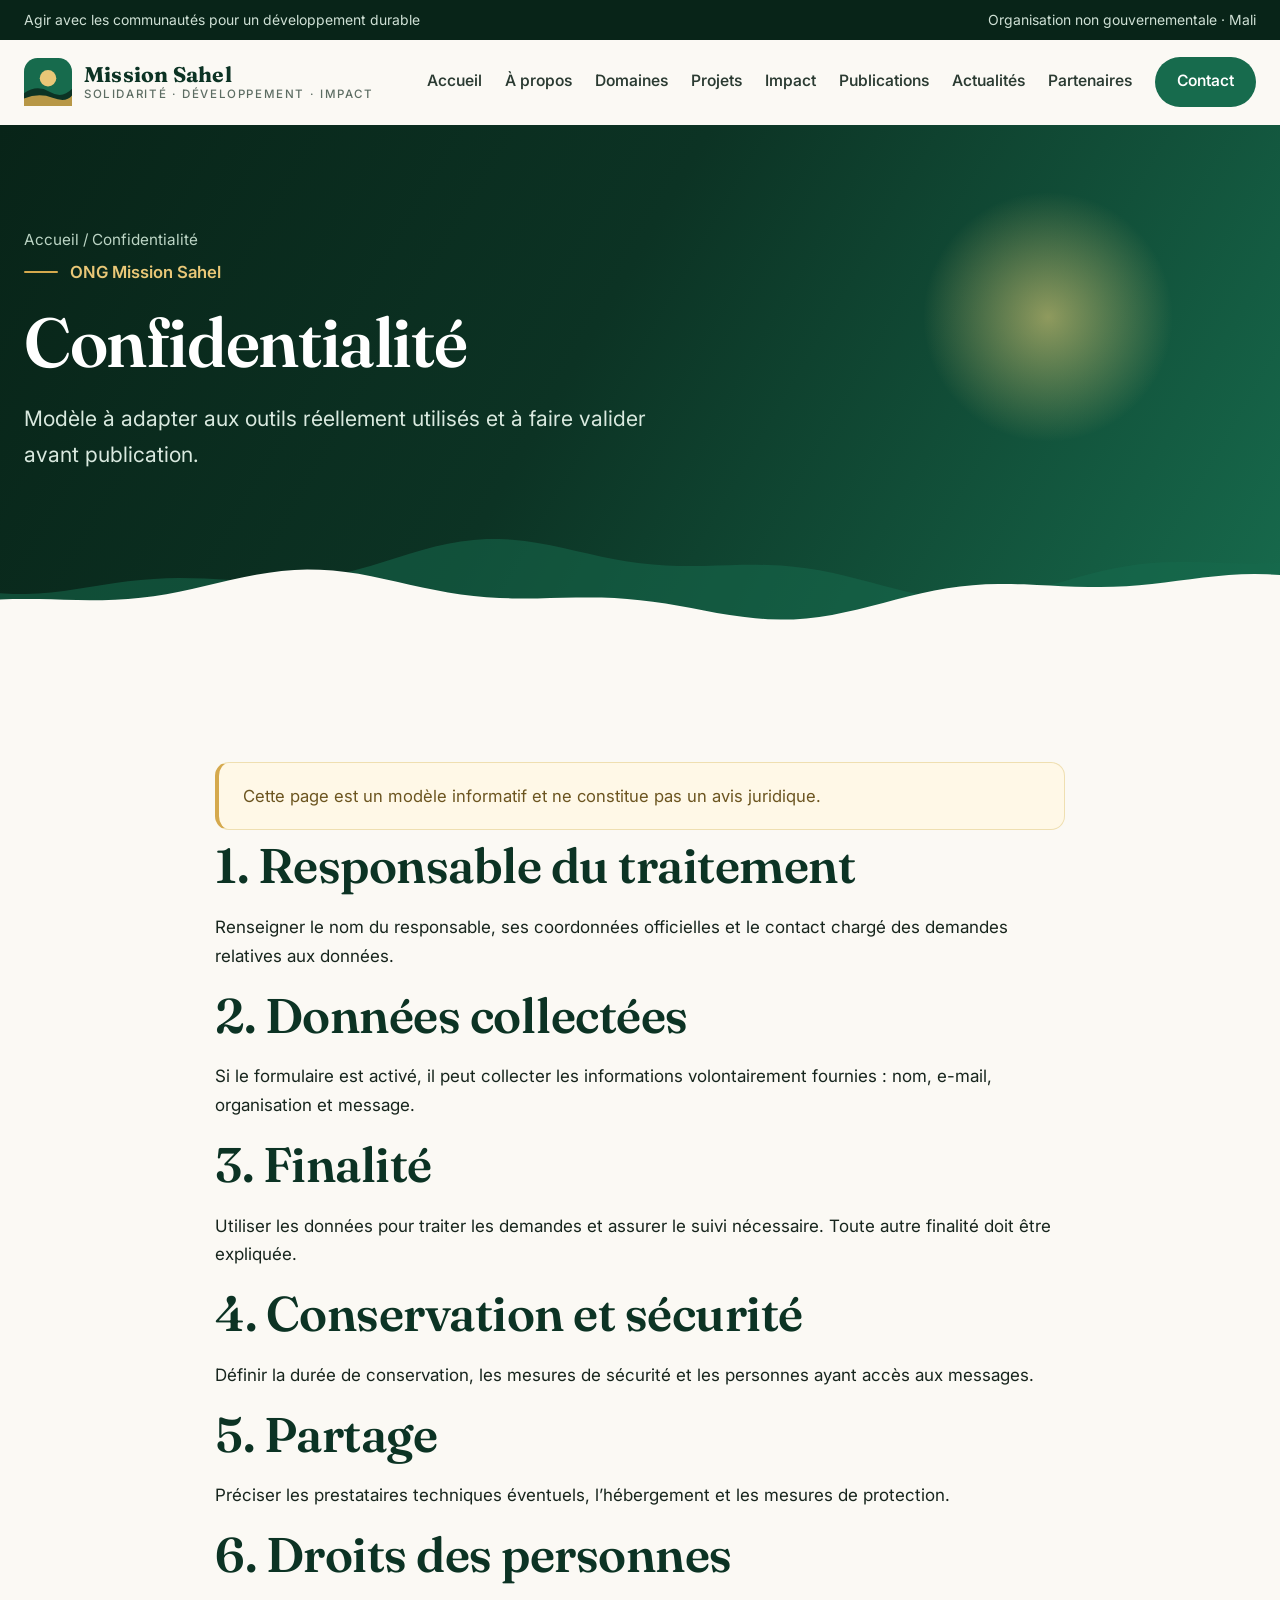
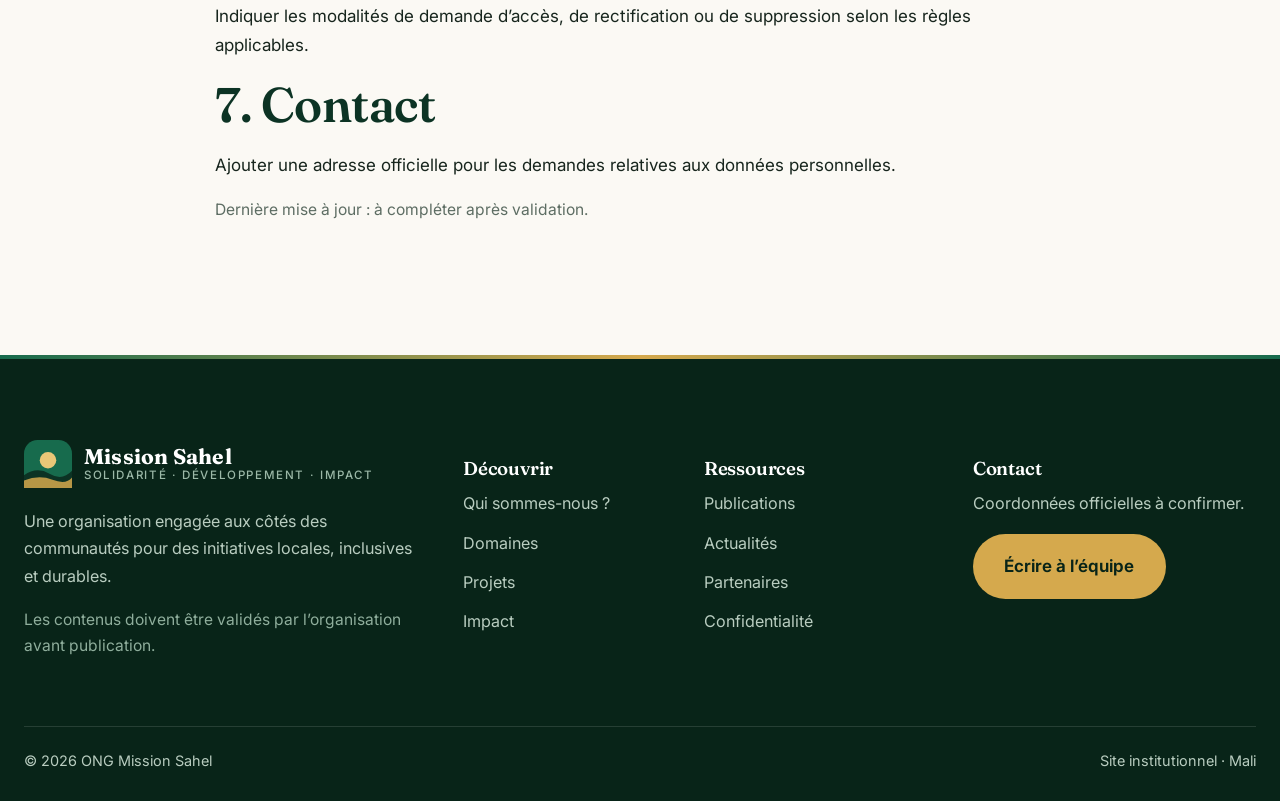
<file: confidentialite.html>
<!doctype html><html lang="fr"><head><meta charset="utf-8"><meta name="viewport" content="width=device-width,initial-scale=1"><meta name="description" content="Modèle de politique de confidentialité à adapter avant publication."><title>Confidentialité | ONG Mission Sahel</title><link rel="preconnect" href="https://fonts.googleapis.com"><link href="https://fonts.googleapis.com/css2?family=Fraunces:opsz,wght@9..144,500;9..144,600;9..144,700&amp;family=Inter:wght@400;500;600;700&amp;display=swap" rel="stylesheet"><link rel="icon" href="assets/img/favicon.svg" type="image/svg+xml"><meta name="theme-color" content="#0c3324"><link rel="stylesheet" href="assets/css/styles.css"></head><body><div id="header"></div><section class="pagehero"><div class="container"><div class="crumb"><a href="index.html">Accueil</a> / Confidentialité</div><span class="eyebrow">ONG Mission Sahel</span><h1>Confidentialité</h1><p>Modèle à adapter aux outils réellement utilisés et à faire valider avant publication.</p></div></section><main><section class="section"><div class="container" style="max-width:850px"><div class="notice">Cette page est un modèle informatif et ne constitue pas un avis juridique.</div><h2>1. Responsable du traitement</h2><p>Renseigner le nom du responsable, ses coordonnées officielles et le contact chargé des demandes relatives aux données.</p><h2>2. Données collectées</h2><p>Si le formulaire est activé, il peut collecter les informations volontairement fournies : nom, e-mail, organisation et message.</p><h2>3. Finalité</h2><p>Utiliser les données pour traiter les demandes et assurer le suivi nécessaire. Toute autre finalité doit être expliquée.</p><h2>4. Conservation et sécurité</h2><p>Définir la durée de conservation, les mesures de sécurité et les personnes ayant accès aux messages.</p><h2>5. Partage</h2><p>Préciser les prestataires techniques éventuels, l’hébergement et les mesures de protection.</p><h2>6. Droits des personnes</h2><p>Indiquer les modalités de demande d’accès, de rectification ou de suppression selon les règles applicables.</p><h2>7. Contact</h2><p>Ajouter une adresse officielle pour les demandes relatives aux données personnelles.</p><p class="small">Dernière mise à jour : à compléter après validation.</p></div></section></main><div id="footer"></div><script src="assets/js/main.js"></script></body></html>
</file>
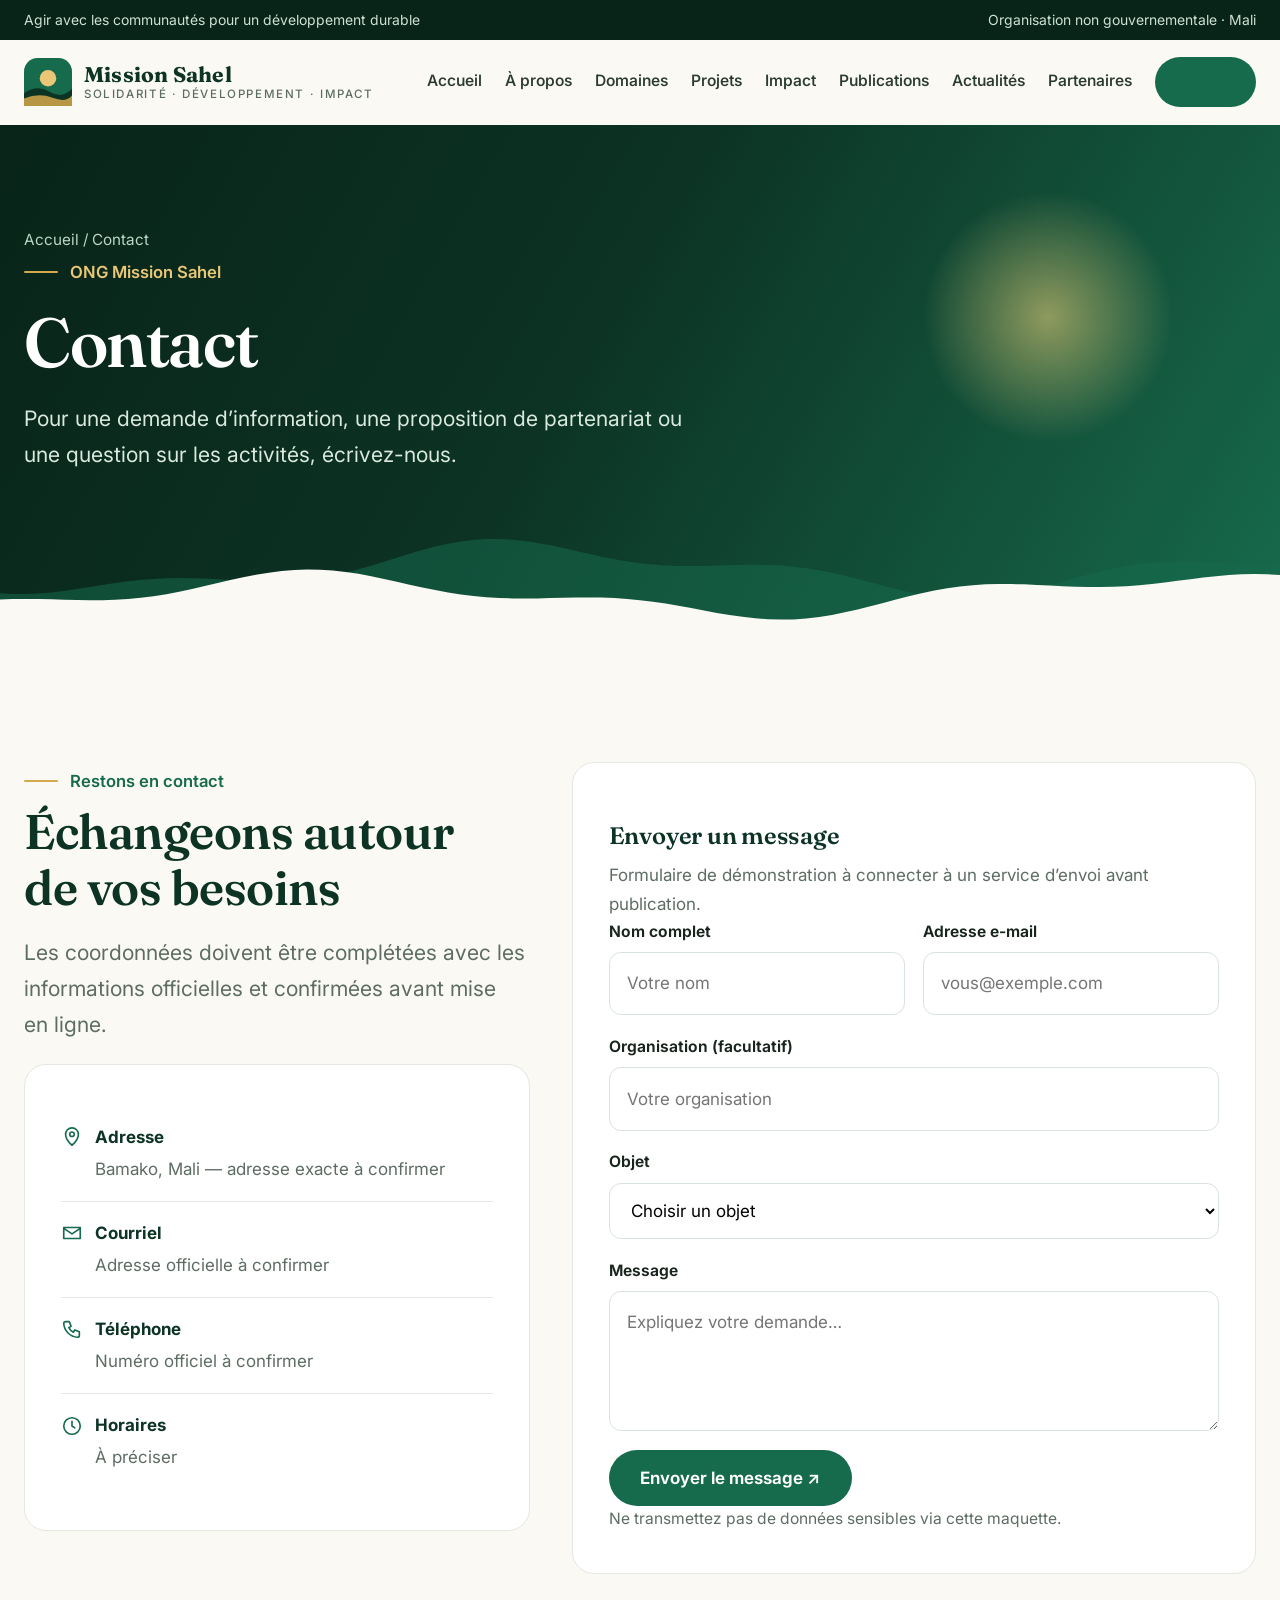
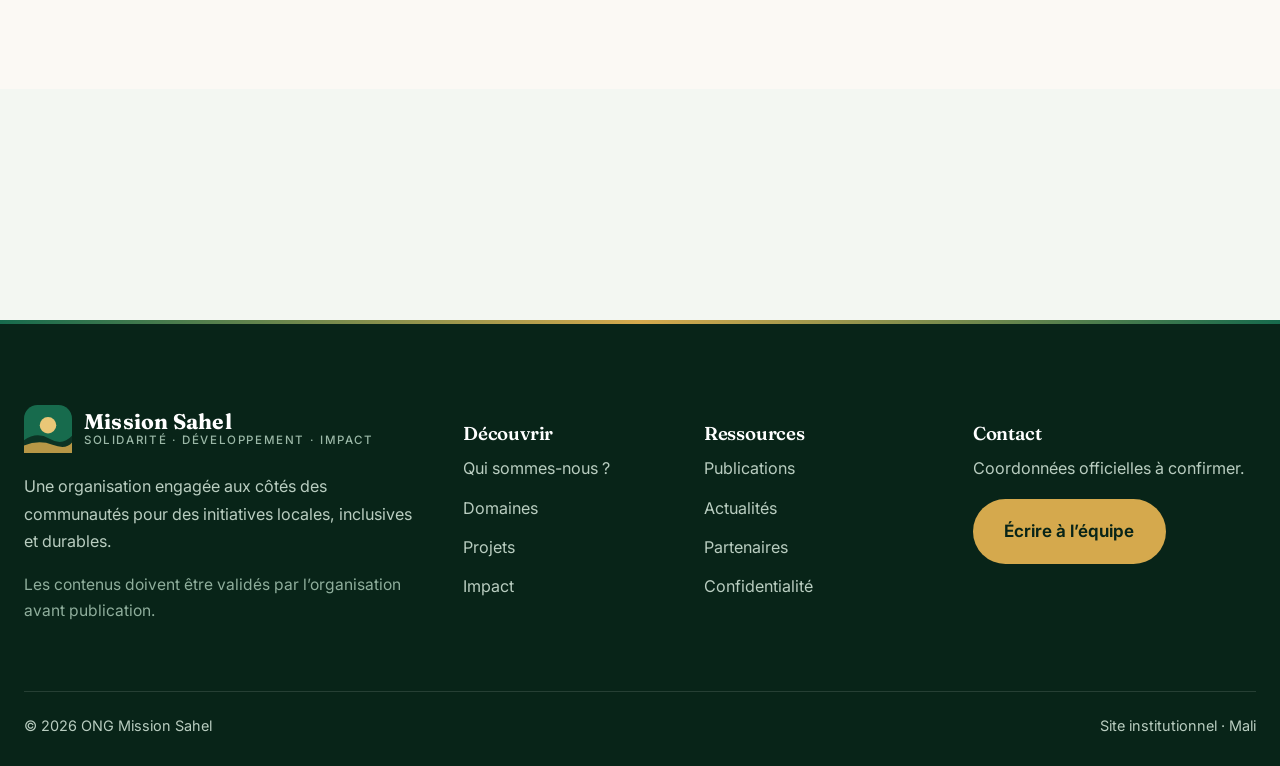
<file: contact.html>
<!doctype html>
<html lang="fr">

<head>
    <meta charset="utf-8">
    <meta name="viewport" content="width=device-width,initial-scale=1">
    <meta name="description" content="Coordonnées et formulaire de contact de Mission Sahel.">
    <title>Contact | ONG Mission Sahel</title>
    <link rel="preconnect" href="https://fonts.googleapis.com">
    <link
        href="https://fonts.googleapis.com/css2?family=Fraunces:opsz,wght@9..144,500;9..144,600;9..144,700&amp;family=Inter:wght@400;500;600;700&amp;display=swap"
        rel="stylesheet">
    <link rel="icon" href="assets/img/favicon.svg" type="image/svg+xml">
    <meta name="theme-color" content="#0c3324">
    <link rel="stylesheet" href="assets/css/styles.css">
</head>

<body>
    <div id="header"></div>
    <section class="pagehero">
        <div class="container">
            <div class="crumb"><a href="index.html">Accueil</a> / Contact</div><span class="eyebrow">ONG Mission
                Sahel</span>
            <h1>Contact</h1>
            <p>Pour une demande d’information, une proposition de partenariat ou une question sur les activités,
                écrivez-nous.</p>
        </div>
    </section>
    <main>
        <section class="section">
            <div class="container contactgrid">
                <div><span class="kicker">Restons en contact</span>
                    <h2>Échangeons autour de vos besoins</h2>
                    <p class="lead">Les coordonnées doivent être complétées avec les informations officielles et
                        confirmées avant mise en ligne.</p>
                    <div class="card">
                        <div class="item"><strong><svg viewBox="0 0 24 24" aria-hidden="true">
                                    <path
                                        d="M12 21s7-6 7-12a7 7 0 0 0-14 0c0 6 7 12 7 12zM12 11.5a2.5 2.5 0 1 0 0-5 2.5 2.5 0 0 0 0 5z" />
                                </svg>Adresse</strong><span>Bamako, Mali — adresse exacte à confirmer</span></div>
                        <div class="item"><strong><svg viewBox="0 0 24 24" aria-hidden="true">
                                    <path d="M3 6h18v12H3zM3 7l9 6 9-6" />
                                </svg>Courriel</strong><span>Adresse officielle à confirmer</span></div>
                        <div class="item"><strong><svg viewBox="0 0 24 24" aria-hidden="true">
                                    <path
                                        d="M5 4h4l2 5-2.5 1.5a11 11 0 0 0 5 5L15 13l5 2v4a2 2 0 0 1-2 2A16 16 0 0 1 3 6a2 2 0 0 1 2-2z" />
                                </svg>Téléphone</strong><span>Numéro officiel à confirmer</span></div>
                        <div class="item"><strong><svg viewBox="0 0 24 24" aria-hidden="true">
                                    <path d="M12 21a9 9 0 1 0 0-18 9 9 0 0 0 0 18zM12 7v5l3 2" />
                                </svg>Horaires</strong><span>À préciser</span></div>
                    </div>
                </div>
                <div class="card">
                    <h3>Envoyer un message</h3>
                    <p>Formulaire de démonstration à connecter à un service d’envoi avant publication.</p>
                    <form data-demo>
                        <div class="formgrid">
                            <div class="field"><label for="nom">Nom complet</label><input id="nom" required
                                    placeholder="Votre nom"></div>
                            <div class="field"><label for="email">Adresse e-mail</label><input id="email" type="email"
                                    required placeholder="vous@exemple.com"></div>
                            <div class="field full"><label for="org">Organisation (facultatif)</label><input id="org"
                                    placeholder="Votre organisation"></div>
                            <div class="field full"><label for="objet">Objet</label><select id="objet" required>
                                    <option value="">Choisir un objet</option>
                                    <option>Demande d’information</option>
                                    <option>Partenariat</option>
                                    <option>Projet ou programme</option>
                                    <option>Média / communication</option>
                                    <option>Autre</option>
                                </select></div>
                            <div class="field full"><label for="message">Message</label><textarea id="message" required
                                    placeholder="Expliquez votre demande…"></textarea></div>
                            <div class="field full"><button class="btn" type="submit">Envoyer le message ↗</button>
                            </div>
                        </div>
                    </form>
                    <p class="small">Ne transmettez pas de données sensibles via cette maquette.</p>
                </div>
            </div>
        </section>
        <section class="section soft">
            <div class="container">

            </div>
        </section>
    </main>
    <div id="footer"></div>
    <script src="assets/js/main.js"></script>
</body>

</html>
</file>
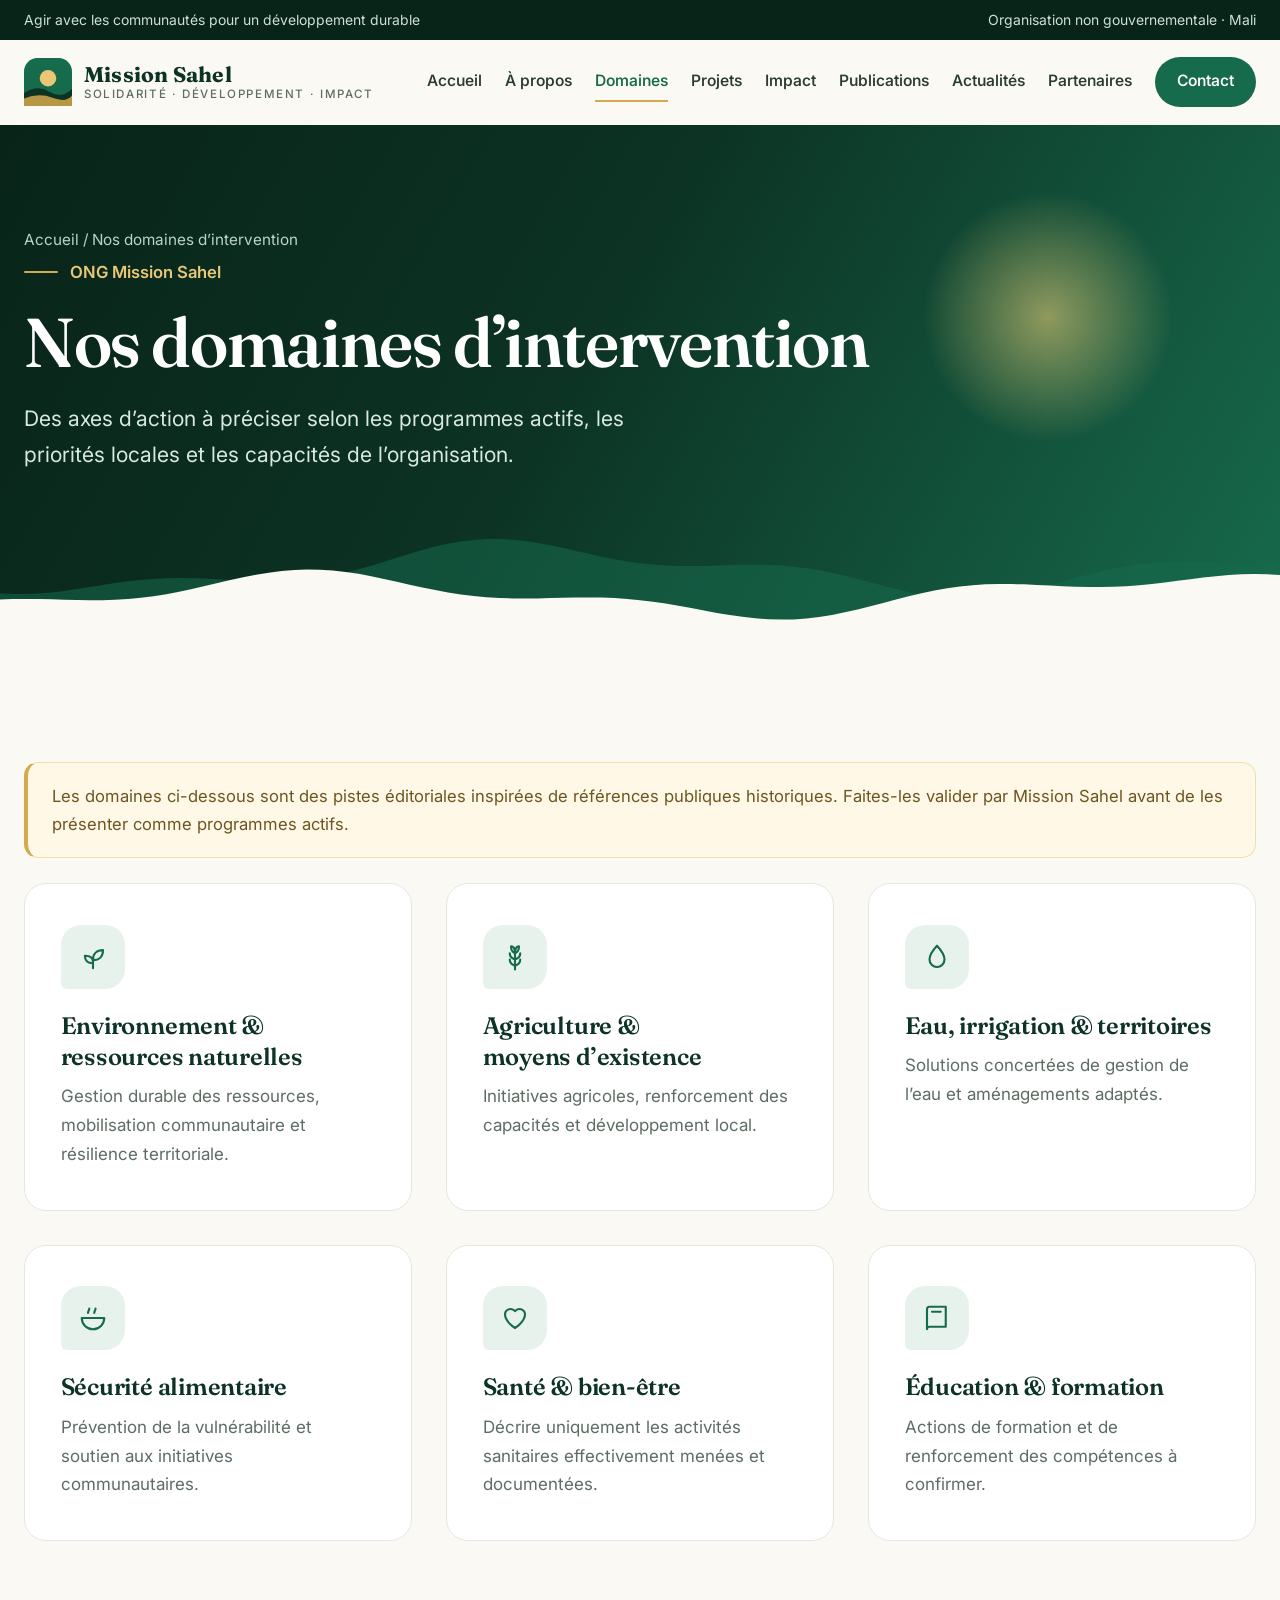
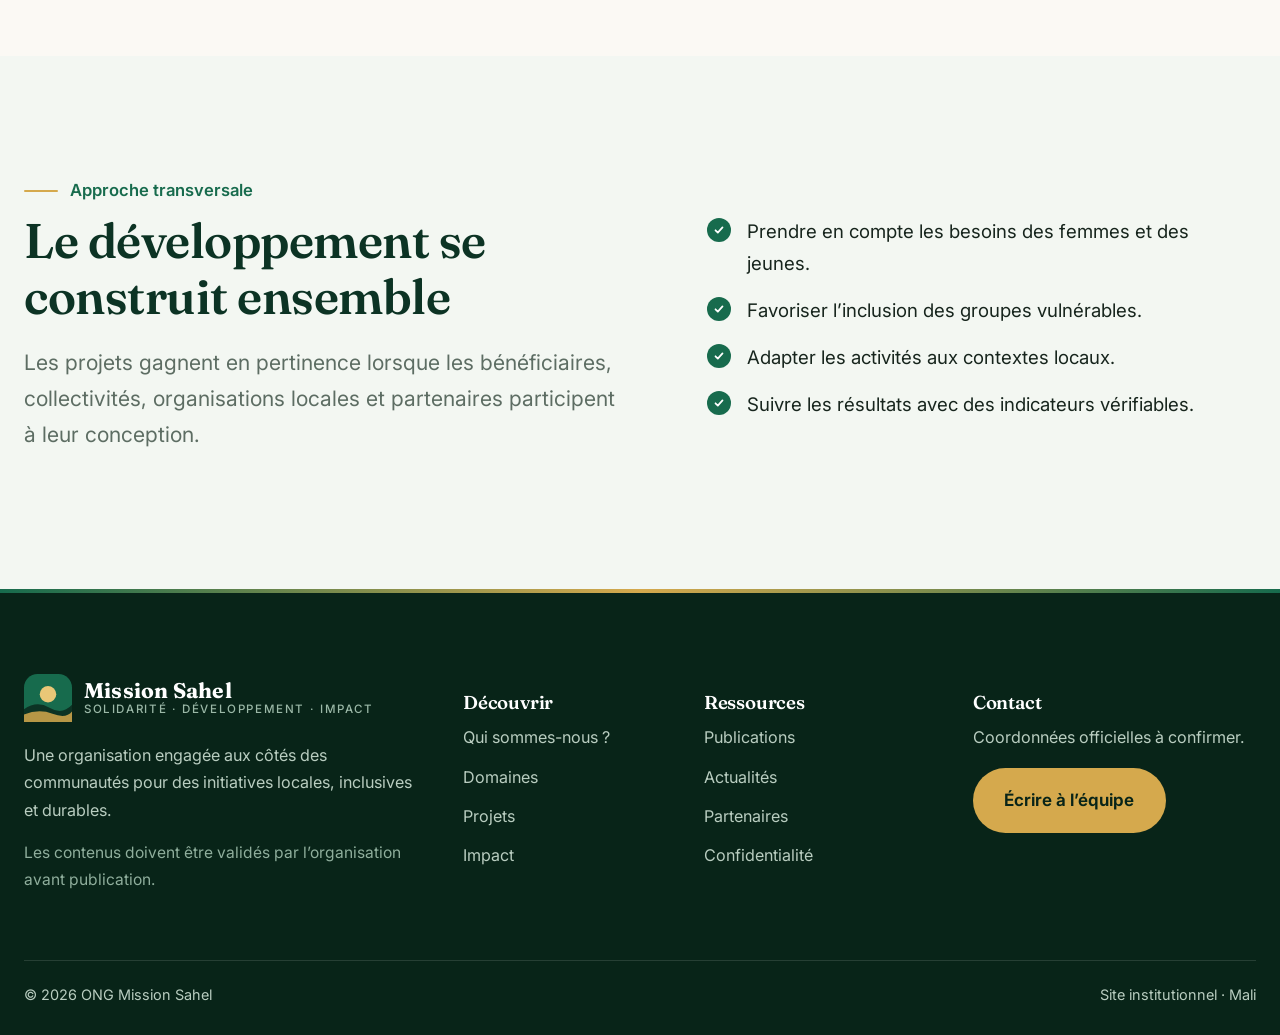
<file: domaines.html>
<!doctype html><html lang="fr"><head><meta charset="utf-8"><meta name="viewport" content="width=device-width,initial-scale=1"><meta name="description" content="Axes d’intervention proposés à valider par l’ONG Mission Sahel."><title>Domaines d’intervention | ONG Mission Sahel</title><link rel="preconnect" href="https://fonts.googleapis.com"><link href="https://fonts.googleapis.com/css2?family=Fraunces:opsz,wght@9..144,500;9..144,600;9..144,700&amp;family=Inter:wght@400;500;600;700&amp;display=swap" rel="stylesheet"><link rel="icon" href="assets/img/favicon.svg" type="image/svg+xml"><meta name="theme-color" content="#0c3324"><link rel="stylesheet" href="assets/css/styles.css"></head><body><div id="header"></div><section class="pagehero"><div class="container"><div class="crumb"><a href="index.html">Accueil</a> / Nos domaines d’intervention</div><span class="eyebrow">ONG Mission Sahel</span><h1>Nos domaines d’intervention</h1><p>Des axes d’action à préciser selon les programmes actifs, les priorités locales et les capacités de l’organisation.</p></div></section><main><section class="section"><div class="container"><div class="notice">Les domaines ci-dessous sont des pistes éditoriales inspirées de références publiques historiques. Faites-les valider par Mission Sahel avant de les présenter comme programmes actifs.</div><div class="grid3" style="margin-top:25px"><div class="card"><div class="icon"><svg viewBox="0 0 24 24" aria-hidden="true"><path d="M12 21v-8M12 14c0-4.5 3-7.5 8-7.5 0 5-3 8-8 8M12 16c0-3-2.2-5-6.5-5 0 4 2.2 6 6.5 6"/></svg></div><h3>Environnement & ressources naturelles</h3><p>Gestion durable des ressources, mobilisation communautaire et résilience territoriale.</p></div><div class="card"><div class="icon"><svg viewBox="0 0 24 24" aria-hidden="true"><path d="M12 22V9M12 9c-2.2-1-3.2-3-3.2-5.5 2.2 0 3.2 2 3.2 5.5M12 9c2.2-1 3.2-3 3.2-5.5-2.2 0-3.2 2-3.2 5.5M12 14c-2.5-.8-4.2-2.8-4.2-5M12 14c2.5-.8 4.2-2.8 4.2-5M12 19c-2.5-.8-4.2-2.8-4.2-5M12 19c2.5-.8 4.2-2.8 4.2-5"/></svg></div><h3>Agriculture & moyens d’existence</h3><p>Initiatives agricoles, renforcement des capacités et développement local.</p></div><div class="card"><div class="icon"><svg viewBox="0 0 24 24" aria-hidden="true"><path d="M12 3s6 6.5 6 11a6 6 0 0 1-12 0c0-4.5 6-11 6-11z"/></svg></div><h3>Eau, irrigation & territoires</h3><p>Solutions concertées de gestion de l’eau et aménagements adaptés.</p></div><div class="card"><div class="icon"><svg viewBox="0 0 24 24" aria-hidden="true"><path d="M3 12h18a9 9 0 0 1-18 0zM8 8c0-1.5 1-2 1-3.5M13 8c0-1.5 1-2 1-3.5"/></svg></div><h3>Sécurité alimentaire</h3><p>Prévention de la vulnérabilité et soutien aux initiatives communautaires.</p></div><div class="card"><div class="icon"><svg viewBox="0 0 24 24" aria-hidden="true"><path d="M12 20s-8-5-8-11a4.5 4.5 0 0 1 8-2.5A4.5 4.5 0 0 1 20 9c0 6-8 11-8 11z"/></svg></div><h3>Santé & bien-être</h3><p>Décrire uniquement les activités sanitaires effectivement menées et documentées.</p></div><div class="card"><div class="icon"><svg viewBox="0 0 24 24" aria-hidden="true"><path d="M4 5a2 2 0 0 1 2-2h13v16H6a2 2 0 0 0-2 2zM4 19V5M8 7h7"/></svg></div><h3>Éducation & formation</h3><p>Actions de formation et de renforcement des compétences à confirmer.</p></div></div></div></section><section class="section soft"><div class="container grid2"><div><span class="kicker">Approche transversale</span><h2>Le développement se construit ensemble</h2><p class="lead">Les projets gagnent en pertinence lorsque les bénéficiaires, collectivités, organisations locales et partenaires participent à leur conception.</p></div><ul class="check"><li>Prendre en compte les besoins des femmes et des jeunes.</li><li>Favoriser l’inclusion des groupes vulnérables.</li><li>Adapter les activités aux contextes locaux.</li><li>Suivre les résultats avec des indicateurs vérifiables.</li></ul></div></section></main><div id="footer"></div><script src="assets/js/main.js"></script></body></html>
</file>
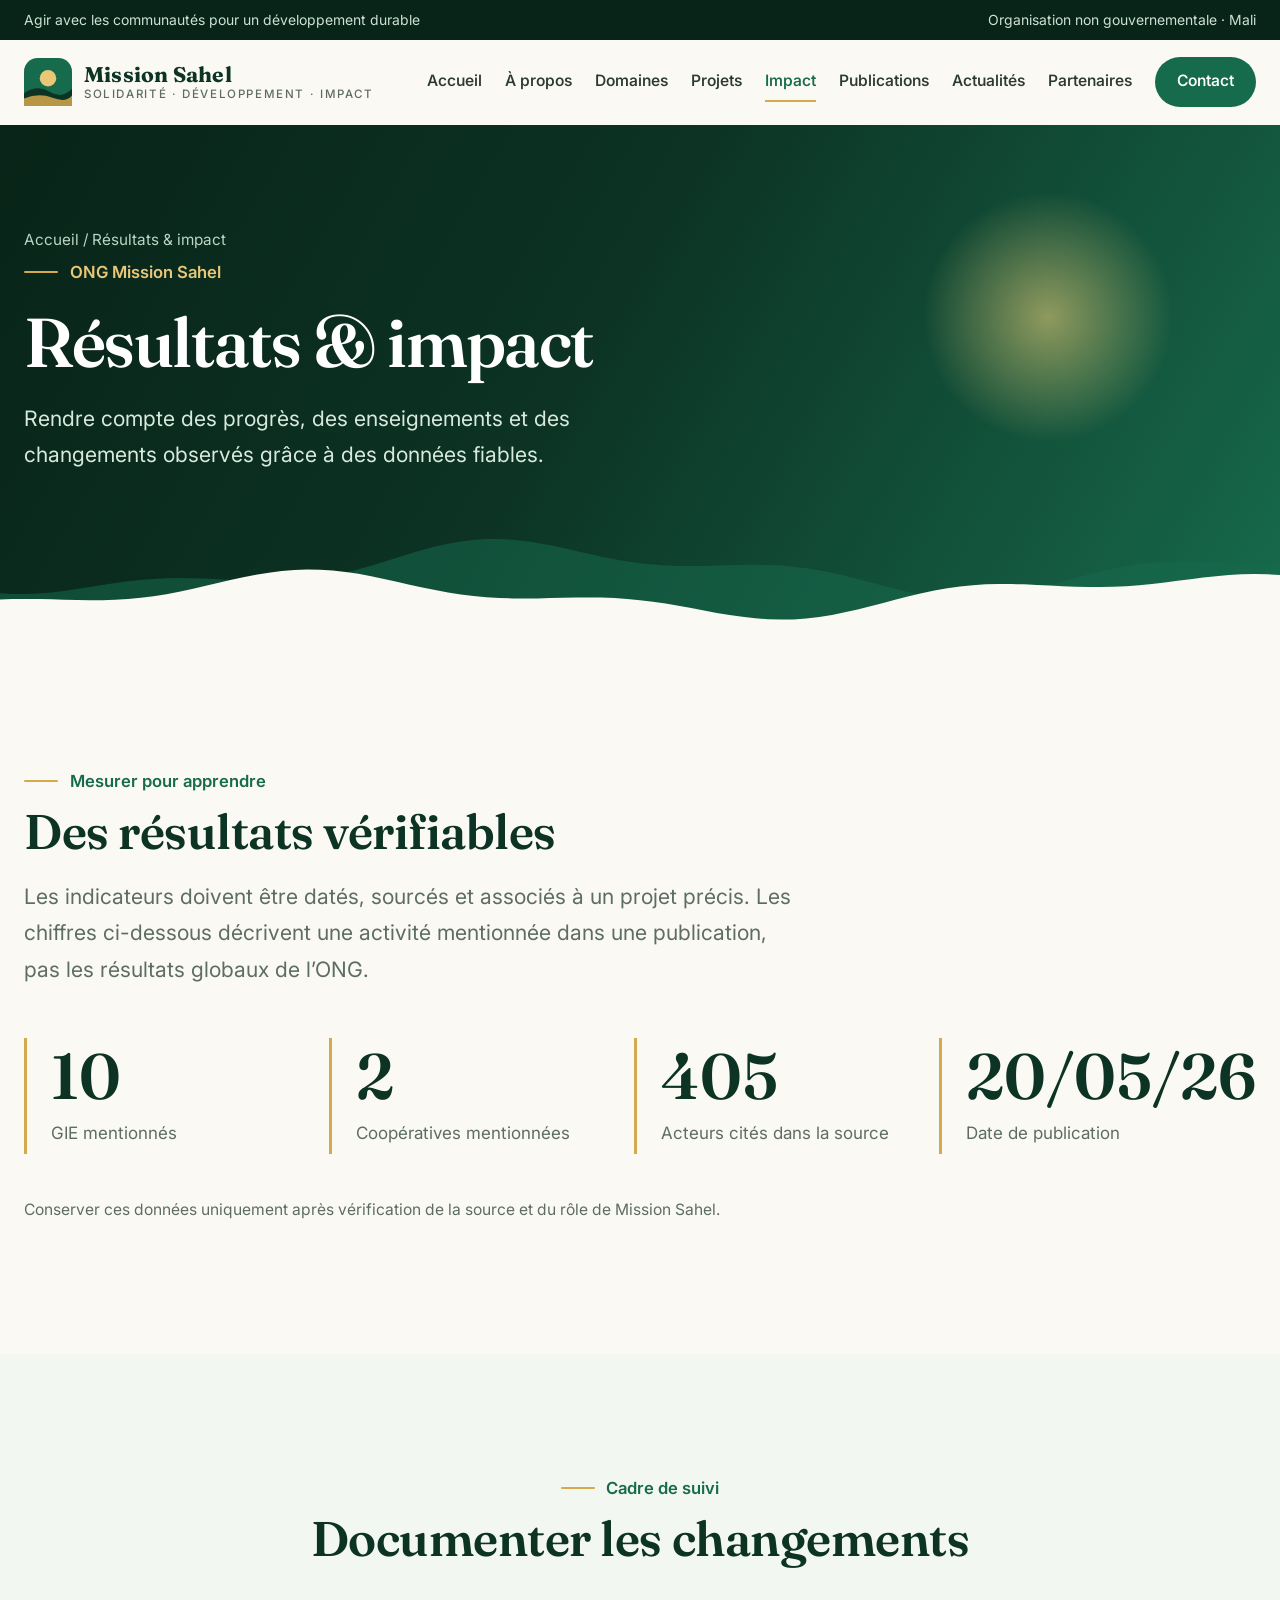
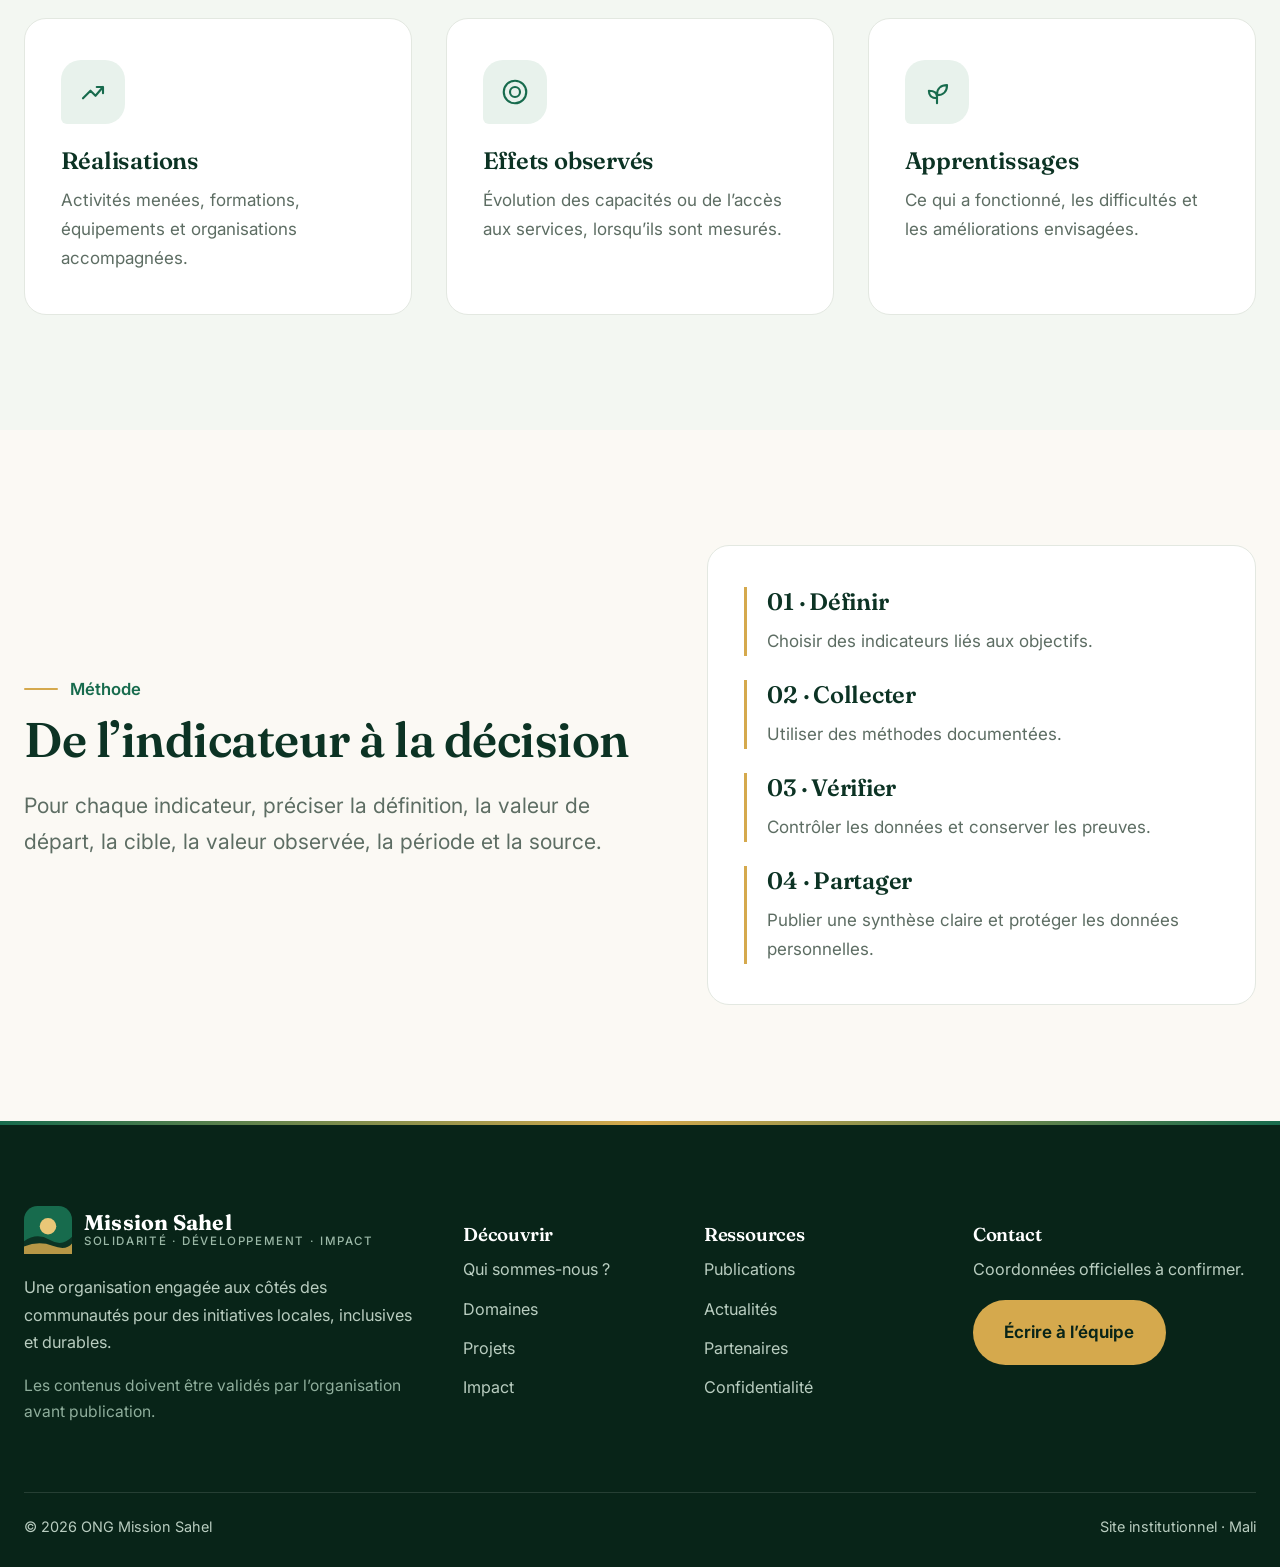
<file: impact.html>
<!doctype html><html lang="fr"><head><meta charset="utf-8"><meta name="viewport" content="width=device-width,initial-scale=1"><meta name="description" content="Indicateurs et cadre de suivi-évaluation."><title>Résultats et impact | ONG Mission Sahel</title><link rel="preconnect" href="https://fonts.googleapis.com"><link href="https://fonts.googleapis.com/css2?family=Fraunces:opsz,wght@9..144,500;9..144,600;9..144,700&amp;family=Inter:wght@400;500;600;700&amp;display=swap" rel="stylesheet"><link rel="icon" href="assets/img/favicon.svg" type="image/svg+xml"><meta name="theme-color" content="#0c3324"><link rel="stylesheet" href="assets/css/styles.css"></head><body><div id="header"></div><section class="pagehero"><div class="container"><div class="crumb"><a href="index.html">Accueil</a> / Résultats & impact</div><span class="eyebrow">ONG Mission Sahel</span><h1>Résultats & impact</h1><p>Rendre compte des progrès, des enseignements et des changements observés grâce à des données fiables.</p></div></section><main><section class="section"><div class="container"><div class="head"><span class="kicker">Mesurer pour apprendre</span><h2>Des résultats vérifiables</h2><p class="lead">Les indicateurs doivent être datés, sourcés et associés à un projet précis. Les chiffres ci-dessous décrivent une activité mentionnée dans une publication, pas les résultats globaux de l’ONG.</p></div><div class="stats"><div class="stat"><strong>13</strong><span>GIE mentionnés</span></div><div class="stat"><strong>2</strong><span>Coopératives mentionnées</span></div><div class="stat"><strong>505</strong><span>Acteurs cités dans la source</span></div><div class="stat"><strong>20/05/26</strong><span>Date de publication</span></div></div><p class="small">Conserver ces données uniquement après vérification de la source et du rôle de Mission Sahel.</p></div></section><section class="section soft"><div class="container"><div class="head center"><span class="kicker">Cadre de suivi</span><h2>Documenter les changements</h2></div><div class="grid3"><div class="card"><div class="icon"><svg viewBox="0 0 24 24" aria-hidden="true"><path d="M4 17l6-6 4 4 6-7M15 8h5v5"/></svg></div><h3>Réalisations</h3><p>Activités menées, formations, équipements et organisations accompagnées.</p></div><div class="card"><div class="icon"><svg viewBox="0 0 24 24" aria-hidden="true"><path d="M12 21a9 9 0 1 0 0-18 9 9 0 0 0 0 18zM12 16a4 4 0 1 0 0-8 4 4 0 0 0 0 8z"/></svg></div><h3>Effets observés</h3><p>Évolution des capacités ou de l’accès aux services, lorsqu’ils sont mesurés.</p></div><div class="card"><div class="icon"><svg viewBox="0 0 24 24" aria-hidden="true"><path d="M12 21v-8M12 14c0-4.5 3-7.5 8-7.5 0 5-3 8-8 8M12 16c0-3-2.2-5-6.5-5 0 4 2.2 6 6.5 6"/></svg></div><h3>Apprentissages</h3><p>Ce qui a fonctionné, les difficultés et les améliorations envisagées.</p></div></div></div></section><section class="section"><div class="container grid2"><div><span class="kicker">Méthode</span><h2>De l’indicateur à la décision</h2><p class="lead">Pour chaque indicateur, préciser la définition, la valeur de départ, la cible, la valeur observée, la période et la source.</p></div><div class="card timeline"><div><h3>01 · Définir</h3><p>Choisir des indicateurs liés aux objectifs.</p></div><div><h3>02 · Collecter</h3><p>Utiliser des méthodes documentées.</p></div><div><h3>03 · Vérifier</h3><p>Contrôler les données et conserver les preuves.</p></div><div><h3>04 · Partager</h3><p>Publier une synthèse claire et protéger les données personnelles.</p></div></div></div></section></main><div id="footer"></div><script src="assets/js/main.js"></script></body></html>
</file>
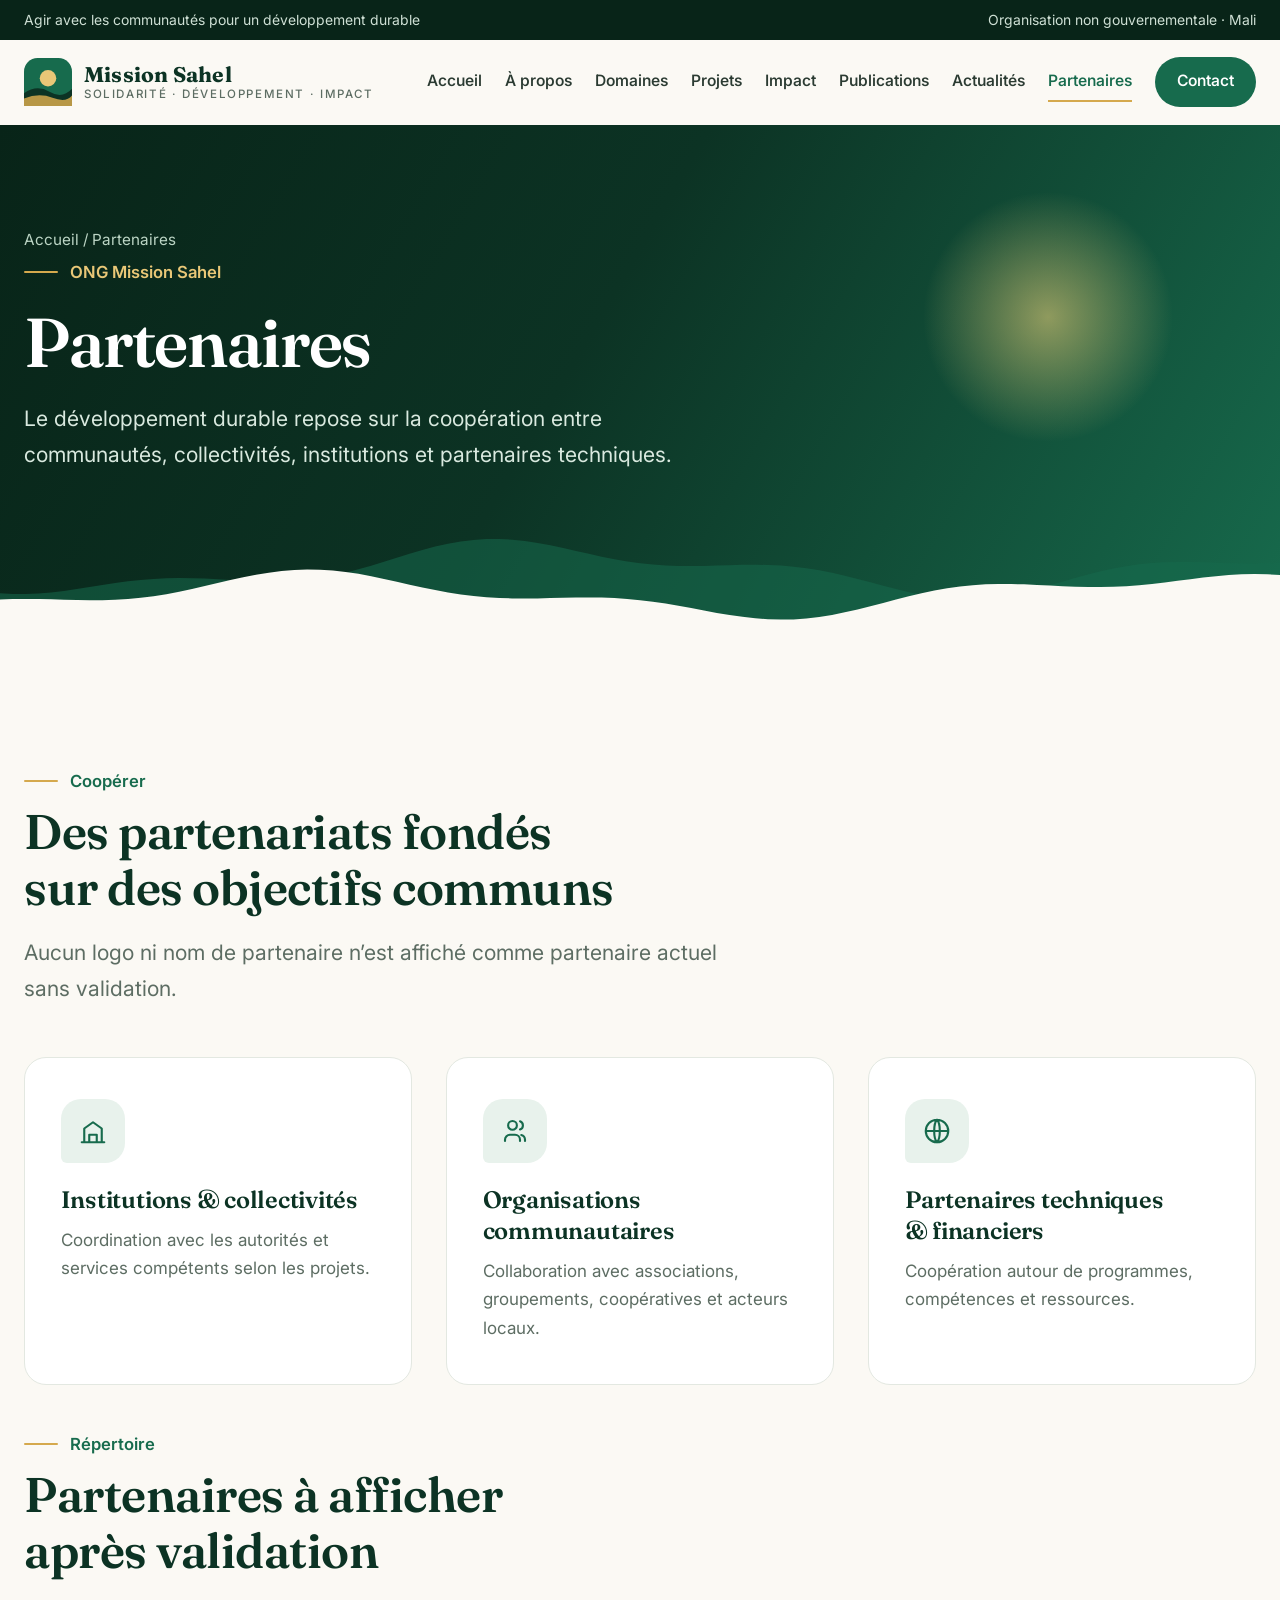
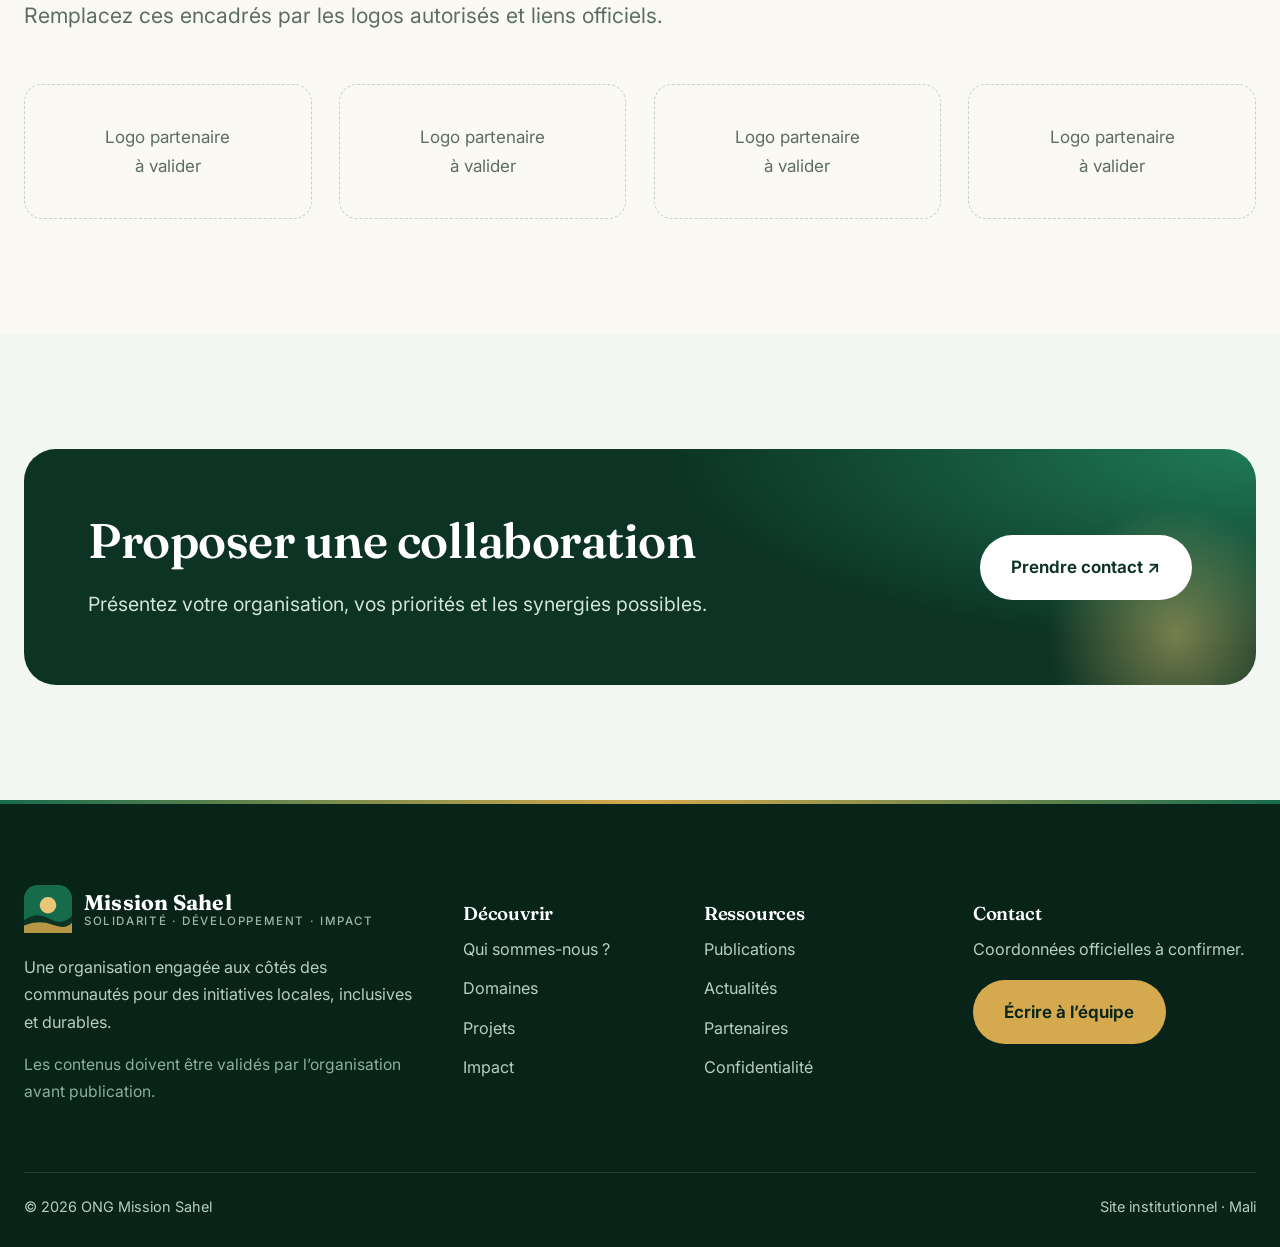
<file: partenaires.html>
<!doctype html><html lang="fr"><head><meta charset="utf-8"><meta name="viewport" content="width=device-width,initial-scale=1"><meta name="description" content="Espace de présentation des partenaires de Mission Sahel."><title>Partenaires | ONG Mission Sahel</title><link rel="preconnect" href="https://fonts.googleapis.com"><link href="https://fonts.googleapis.com/css2?family=Fraunces:opsz,wght@9..144,500;9..144,600;9..144,700&amp;family=Inter:wght@400;500;600;700&amp;display=swap" rel="stylesheet"><link rel="icon" href="assets/img/favicon.svg" type="image/svg+xml"><meta name="theme-color" content="#0c3324"><link rel="stylesheet" href="assets/css/styles.css"></head><body><div id="header"></div><section class="pagehero"><div class="container"><div class="crumb"><a href="index.html">Accueil</a> / Partenaires</div><span class="eyebrow">ONG Mission Sahel</span><h1>Partenaires</h1><p>Le développement durable repose sur la coopération entre communautés, collectivités, institutions et partenaires techniques.</p></div></section><main><section class="section"><div class="container"><div class="head"><span class="kicker">Coopérer</span><h2>Des partenariats fondés sur des objectifs communs</h2><p class="lead">Aucun logo ni nom de partenaire n’est affiché comme partenaire actuel sans validation.</p></div><div class="grid3"><div class="card"><div class="icon"><svg viewBox="0 0 24 24" aria-hidden="true"><path d="M3 21h18M5 21V10l7-5 7 5v11M9 21v-6h6v6"/></svg></div><h3>Institutions & collectivités</h3><p>Coordination avec les autorités et services compétents selon les projets.</p></div><div class="card"><div class="icon"><svg viewBox="0 0 24 24" aria-hidden="true"><path d="M16 20v-1a4 4 0 0 0-4-4H8a4 4 0 0 0-4 4v1M10 11a3.5 3.5 0 1 0 0-7 3.5 3.5 0 0 0 0 7M20 20v-1a4 4 0 0 0-3-3.8M16 4.2a3.5 3.5 0 0 1 0 6.6"/></svg></div><h3>Organisations communautaires</h3><p>Collaboration avec associations, groupements, coopératives et acteurs locaux.</p></div><div class="card"><div class="icon"><svg viewBox="0 0 24 24" aria-hidden="true"><path d="M12 21a9 9 0 1 0 0-18 9 9 0 0 0 0 18zM3 12h18M12 3c3 3 3 15 0 18M12 3c-3 3-3 15 0 18"/></svg></div><h3>Partenaires techniques & financiers</h3><p>Coopération autour de programmes, compétences et ressources.</p></div></div><div class="head" style="margin-top:40px"><span class="kicker">Répertoire</span><h2>Partenaires à afficher après validation</h2><p class="lead">Remplacez ces encadrés par les logos autorisés et liens officiels.</p></div><div class="grid4"><div class="partner">Logo partenaire<br>à valider</div><div class="partner">Logo partenaire<br>à valider</div><div class="partner">Logo partenaire<br>à valider</div><div class="partner">Logo partenaire<br>à valider</div></div></div></section><section class="section soft"><div class="container"><div class="cta"><div><h2>Proposer une collaboration</h2><p>Présentez votre organisation, vos priorités et les synergies possibles.</p></div><a class="btn white" href="contact.html">Prendre contact ↗</a></div></div></section></main><div id="footer"></div><script src="assets/js/main.js"></script></body></html>
</file>
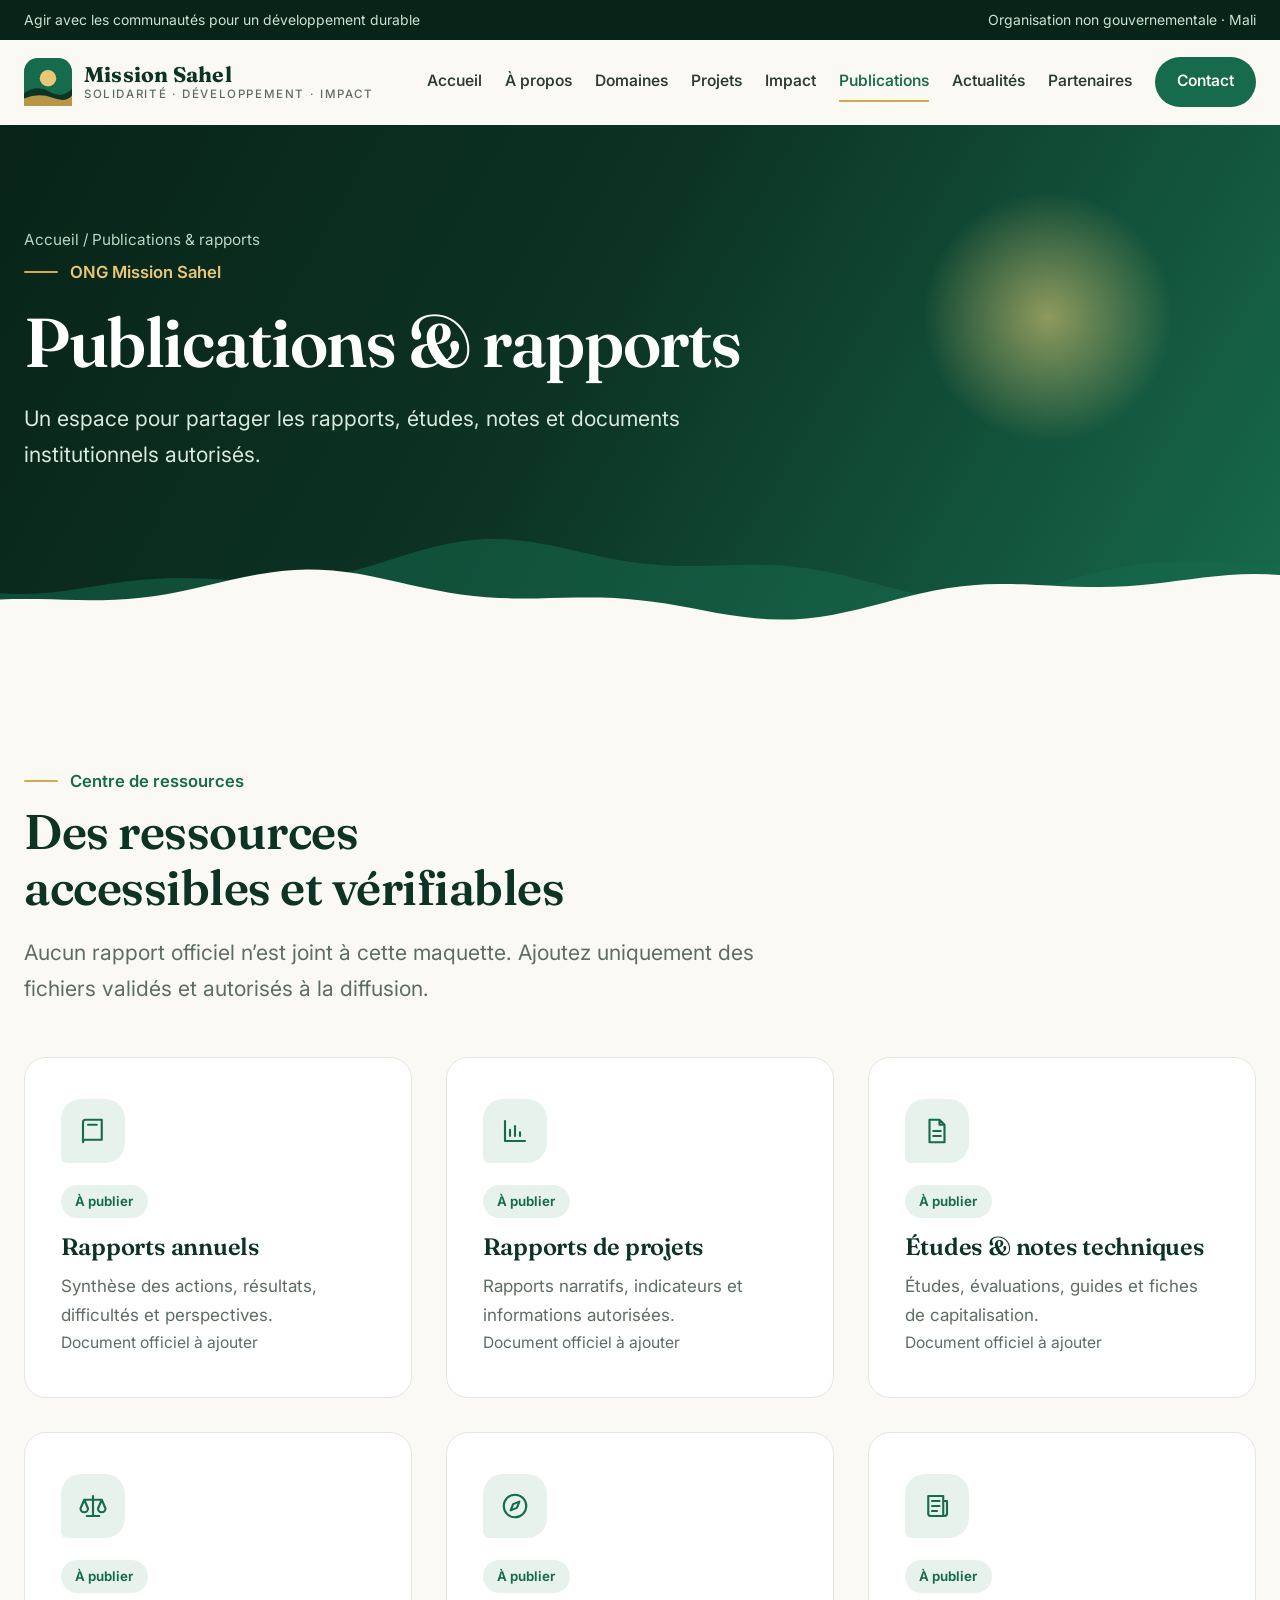
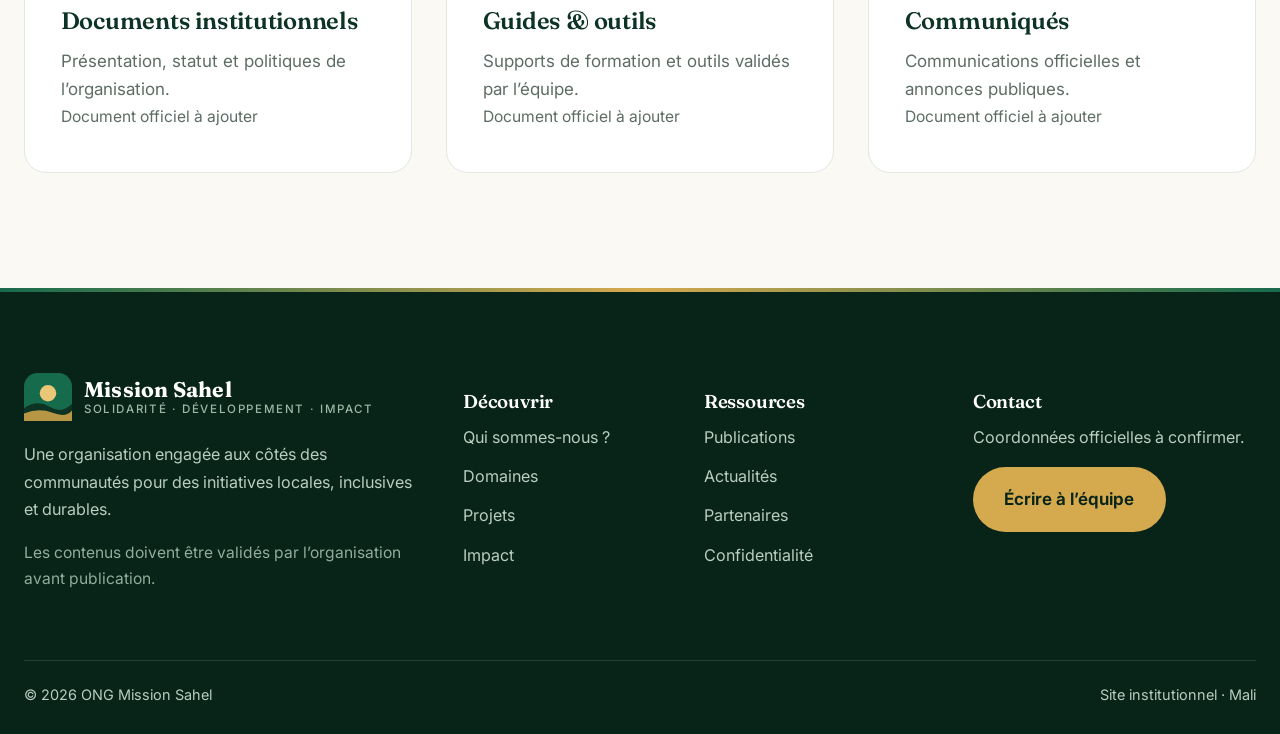
<file: publications.html>
<!doctype html><html lang="fr"><head><meta charset="utf-8"><meta name="viewport" content="width=device-width,initial-scale=1"><meta name="description" content="Espace de ressources et publications institutionnelles."><title>Publications et rapports | ONG Mission Sahel</title><link rel="preconnect" href="https://fonts.googleapis.com"><link href="https://fonts.googleapis.com/css2?family=Fraunces:opsz,wght@9..144,500;9..144,600;9..144,700&amp;family=Inter:wght@400;500;600;700&amp;display=swap" rel="stylesheet"><link rel="icon" href="assets/img/favicon.svg" type="image/svg+xml"><meta name="theme-color" content="#0c3324"><link rel="stylesheet" href="assets/css/styles.css"></head><body><div id="header"></div><section class="pagehero"><div class="container"><div class="crumb"><a href="index.html">Accueil</a> / Publications & rapports</div><span class="eyebrow">ONG Mission Sahel</span><h1>Publications & rapports</h1><p>Un espace pour partager les rapports, études, notes et documents institutionnels autorisés.</p></div></section><main><section class="section"><div class="container"><div class="head"><span class="kicker">Centre de ressources</span><h2>Des ressources accessibles et vérifiables</h2><p class="lead">Aucun rapport officiel n’est joint à cette maquette. Ajoutez uniquement des fichiers validés et autorisés à la diffusion.</p></div><div class="grid3"><div class="card"><div class="icon"><svg viewBox="0 0 24 24" aria-hidden="true"><path d="M4 5a2 2 0 0 1 2-2h13v16H6a2 2 0 0 0-2 2zM4 19V5M8 7h7"/></svg></div><span class="tag">À publier</span><h3>Rapports annuels</h3><p>Synthèse des actions, résultats, difficultés et perspectives.</p><p class="small">Document officiel à ajouter</p></div><div class="card"><div class="icon"><svg viewBox="0 0 24 24" aria-hidden="true"><path d="M4 20V4M4 20h16M8 16v-5M12 16V8M16 16v-3"/></svg></div><span class="tag">À publier</span><h3>Rapports de projets</h3><p>Rapports narratifs, indicateurs et informations autorisées.</p><p class="small">Document officiel à ajouter</p></div><div class="card"><div class="icon"><svg viewBox="0 0 24 24" aria-hidden="true"><path d="M6 3h8l4 4v14H6zM14 3v4h4M9 12h6M9 16h6"/></svg></div><span class="tag">À publier</span><h3>Études & notes techniques</h3><p>Études, évaluations, guides et fiches de capitalisation.</p><p class="small">Document officiel à ajouter</p></div><div class="card"><div class="icon"><svg viewBox="0 0 24 24" aria-hidden="true"><path d="M12 4v16M7 20h10M5 7h14M5 7l-3 7a3 3 0 0 0 6 0zM19 7l-3 7a3 3 0 0 0 6 0z"/></svg></div><span class="tag">À publier</span><h3>Documents institutionnels</h3><p>Présentation, statut et politiques de l’organisation.</p><p class="small">Document officiel à ajouter</p></div><div class="card"><div class="icon"><svg viewBox="0 0 24 24" aria-hidden="true"><path d="M12 21a9 9 0 1 0 0-18 9 9 0 0 0 0 18zM15.5 8.5l-2 5-5 2 2-5z"/></svg></div><span class="tag">À publier</span><h3>Guides & outils</h3><p>Supports de formation et outils validés par l’équipe.</p><p class="small">Document officiel à ajouter</p></div><div class="card"><div class="icon"><svg viewBox="0 0 24 24" aria-hidden="true"><path d="M5 4h12v16H7a2 2 0 0 1-2-2zM17 8h3v10a2 2 0 0 1-2 2M8 8h6M8 12h6M8 16h4"/></svg></div><span class="tag">À publier</span><h3>Communiqués</h3><p>Communications officielles et annonces publiques.</p><p class="small">Document officiel à ajouter</p></div></div></div></section></main><div id="footer"></div><script src="assets/js/main.js"></script></body></html>
</file>
<file: assets/css/styles.css>
/* Mission Sahel — design system 2026 */
:root{--green:#176b4d;--deep:#0c3324;--night:#082418;--sand:#f5f1e6;--paper:#fbf9f4;--gold:#d5a94d;--gold2:#e9c777;--clay:#b8643a;--ink:#17251d;--muted:#5d6d63;--line:#e3e8e1;
--serif:'Fraunces',Georgia,'Times New Roman',serif;--sans:'Inter',Arial,sans-serif;--ease:cubic-bezier(.22,.8,.3,1);--shadow:0 24px 50px -18px rgba(12,51,36,.28)}
*{box-sizing:border-box}html{scroll-behavior:smooth;font-size:106.25%}
body{margin:0;font-family:var(--sans);color:var(--ink);background:var(--paper);line-height:1.7;-webkit-font-smoothing:antialiased}
a{color:inherit;text-decoration:none}img,svg{max-width:100%}
.container{width:min(1240px,calc(100% - 48px));margin:auto}
:focus-visible{outline:3px solid var(--gold);outline-offset:3px;border-radius:6px}
#progress{position:fixed;inset:0 0 auto 0;height:3px;background:linear-gradient(90deg,var(--gold),var(--gold2));transform-origin:0 50%;transform:scaleX(0);z-index:60}

/* Typographie */
h1,h2,h3{font-family:var(--serif);font-weight:600;color:var(--deep);line-height:1.15;letter-spacing:-.01em}
h2{font-size:clamp(2.1rem,3.8vw,3.3rem);margin:.5rem 0 1.1rem}
h3{font-size:1.4rem;line-height:1.3;margin:1rem 0 .55rem;font-family:var(--serif)}
p{margin-top:0}.lead{font-size:1.25rem;color:var(--muted);line-height:1.7}
.small,.meta{font-size:.92rem;color:var(--muted)}
.kicker,.eyebrow{display:inline-flex;align-items:center;gap:.7rem;color:var(--green);font-weight:600;font-size:.98rem}
.kicker:before,.eyebrow:before{content:"";width:34px;height:2px;background:var(--gold);border-radius:2px}
.eyebrow{color:var(--gold2)}

/* Barre haute + navigation */
.top{background:var(--night);color:#cfe0d5;font-size:.82rem;padding:8px 0}
.top .container,.nav,.bottom,.strip .container{display:flex;justify-content:space-between;align-items:center;gap:16px;flex-wrap:wrap}
header{position:sticky;top:0;z-index:50;background:rgba(251,249,244,.88);backdrop-filter:blur(14px);border-bottom:1px solid transparent;transition:box-shadow .4s,border-color .4s}
header.scrolled{border-color:var(--line);box-shadow:0 10px 30px -18px rgba(12,51,36,.35)}
.nav{min-height:84px;transition:min-height .4s var(--ease)}header.scrolled .nav{min-height:68px}
.brand{display:flex;align-items:center;gap:12px;color:var(--deep);line-height:1.2}
.brand b{font-family:var(--serif);font-size:1.25rem;font-weight:700;letter-spacing:.01em;display:block}
.brand small{display:block;color:var(--muted);font-size:.68rem;letter-spacing:.14em;font-weight:500}
.mark{width:48px;height:48px;flex:none;transition:transform .6s var(--ease)}.brand:hover .mark{transform:rotate(-8deg) scale(1.06)}
nav{display:flex;gap:1.35rem;align-items:center;font-size:.92rem;font-weight:550}
nav a{position:relative;padding:.4rem 0;color:#2b3b32}
nav a:not(.navcta):after{content:"";position:absolute;left:0;right:0;bottom:0;height:2px;background:var(--gold);transform:scaleX(0);transform-origin:left;transition:transform .35s var(--ease)}
nav a:hover:after,nav a.active:after{transform:scaleX(1)}nav a.active{color:var(--green)}
nav .navcta{background:var(--green);color:#fff;padding:.7rem 1.3rem;border-radius:99px;transition:background .3s,transform .3s var(--ease)}
nav .navcta:hover{background:var(--deep);transform:translateY(-2px)}
.toggle{display:none;background:#fff;border:1px solid var(--line);padding:.6rem .9rem;border-radius:10px;font:inherit;font-weight:600;cursor:pointer}

/* Boutons */
.btn{display:inline-flex;align-items:center;gap:.6rem;border:1.5px solid transparent;border-radius:99px;padding:1rem 1.8rem;background:var(--green);color:#fff;font-weight:650;font-size:1rem;cursor:pointer;font-family:inherit;transition:transform .35s var(--ease),box-shadow .35s var(--ease),background .3s}
.btn:hover{transform:translateY(-3px);box-shadow:0 16px 30px -10px rgba(12,51,36,.5);background:var(--deep)}
.btn.gold{background:var(--gold);color:var(--night)}.btn.gold:hover{background:var(--gold2)}
.btn.white{background:#fff;color:var(--deep)}.btn.white:hover{background:var(--gold2)}
.btn.outline{background:rgba(8,36,24,.38);backdrop-filter:blur(6px);border-color:rgba(255,255,255,.7);color:#fff}.btn.outline:hover{background:rgba(8,36,24,.6)}
.actions{display:flex;gap:1rem;flex-wrap:wrap;margin-top:2rem}

/* Héros d'accueil (paysage sahélien en parallaxe) */
.hero{position:relative;min-height:min(calc(100vh - 120px),780px);display:flex;align-items:center;color:#fff;overflow:hidden;
background:linear-gradient(180deg,#082418 0%,#0f4a35 34%,#2f7d5a 58%,#e9c777 86%,#f6e3ae 100%)}
.hero:before{content:"";position:absolute;inset:0;background:radial-gradient(60% 50% at 72% 70%,rgba(255,236,170,.35),transparent 70%);z-index:1}
.hero .sun{position:absolute;left:68%;bottom:36%;width:clamp(150px,22vw,300px);aspect-ratio:1;border-radius:50%;z-index:1;
background:radial-gradient(circle,#fff6d6 0 34%,#f3d482 36% 58%,rgba(243,212,130,0) 72%);animation:sunrise 3s var(--ease) both,glow 6s ease-in-out 3s infinite}
.layer{position:absolute;left:0;right:0;bottom:0;width:100%;height:auto;pointer-events:none;will-change:transform}
.l-far{bottom:6%;z-index:1}.l-mid{bottom:0;z-index:2}.l-near{bottom:-2%;z-index:3}
.hero-in{position:relative;z-index:4;padding:70px 0 250px;max-width:700px}
.hero h1{font-size:clamp(2.6rem,4.8vw,4.3rem);line-height:1.06;letter-spacing:-.02em;color:#fff;margin:1rem 0 1.2rem}
.hero p{font-size:1.2rem;color:#e6f0e9;max-width:620px}
.hero .eyebrow,.hero h1,.hero p,.hero .actions{animation:rise 1s var(--ease) both}
.hero h1{animation-delay:.2s}.hero p{animation-delay:.4s}.hero .actions{animation-delay:.6s}
.scrollhint{position:absolute;z-index:5;left:50%;bottom:22px;width:26px;height:44px;border:2px solid rgba(255,255,255,.7);border-radius:20px;transform:translateX(-50%)}
.scrollhint:after{content:"";position:absolute;left:50%;top:8px;width:4px;height:8px;margin-left:-2px;border-radius:2px;background:#fff;animation:wheel 1.8s infinite}

/* Bandeau défilant */
.strip{background:var(--night);color:#d9e8de;padding:1rem 0;overflow:hidden;font-weight:550}
.marquee{display:flex;width:max-content;animation:slide 38s linear infinite}.strip:hover .marquee{animation-play-state:paused}
.marquee span{padding:0 2.2rem;white-space:nowrap}.marquee span:before{content:"✦";color:var(--gold);margin-right:2.2rem}

/* Sections */
.section{padding:clamp(4.5rem,9vw,8rem) 0}.soft{background:#f3f7f2}.sand{background:var(--sand)}
.dark{background:radial-gradient(70% 90% at 90% 0,#1c6a4c 0,transparent 60%),var(--deep);color:#d7e6dc}.dark h2,.dark h3{color:#fff}.dark .lead,.dark .small{color:#b9cfc1}.dark .kicker{color:var(--gold2)}
.head{max-width:780px;margin-bottom:3rem}.center{text-align:center;margin-inline:auto}.center .kicker{justify-content:center}
.grid2,.hero-grid{display:grid;grid-template-columns:1.05fr .95fr;gap:clamp(2rem,6vw,5rem);align-items:center}
.grid3{display:grid;grid-template-columns:repeat(3,1fr);gap:2rem}.grid4{display:grid;grid-template-columns:repeat(4,1fr);gap:1.6rem}

/* Cartes */
.card{background:#fff;border:1px solid var(--line);border-radius:22px;padding:2.4rem 2.1rem;position:relative;transition:transform .45s var(--ease),box-shadow .45s var(--ease),border-color .3s}
.card:hover{transform:translateY(-10px);box-shadow:var(--shadow);border-color:#cfe0d3}
.card p{color:var(--muted);margin-bottom:0}.card .tag+h3{margin-top:.8rem}
.icon{width:64px;height:64px;display:grid;place-items:center;border-radius:20px 20px 20px 6px;background:#e8f2ec;color:var(--green);margin-bottom:1.3rem;font-family:var(--serif);font-weight:700;font-size:1.3rem;transition:background .35s,color .35s,transform .5s var(--ease)}
.icon svg{width:30px;height:30px;fill:none;stroke:currentColor;stroke-width:1.7;stroke-linecap:round;stroke-linejoin:round}
.card:hover .icon{background:var(--green);color:#fff;transform:rotate(-6deg) scale(1.08)}
.tag{display:inline-block;border-radius:99px;background:#e8f2ec;color:var(--green);padding:.3rem .85rem;font-size:.78rem;font-weight:650}
.check{list-style:none;padding:0;margin:1.5rem 0 2rem;display:grid;gap:.9rem}
.check li{display:flex;gap:.9rem;align-items:flex-start;font-size:1.1rem}
.check li:before{content:"";flex:none;width:24px;height:24px;margin-top:.15rem;border-radius:50%;background:var(--green) url("data:image/svg+xml,%3Csvg xmlns='http://www.w3.org/2000/svg' viewBox='0 0 24 24' fill='none' stroke='white' stroke-width='3' stroke-linecap='round' stroke-linejoin='round'%3E%3Cpath d='M6 12.5l4 4 8-9'/%3E%3C/svg%3E") center/14px no-repeat}
.card .check{margin:0}

/* Illustrations (photos libres : déposez un .jpg dans assets/img/photos/ pour remplacer l'illustration) */
.art{min-height:520px;border-radius:260px 260px 28px 28px;position:relative;overflow:hidden;display:flex;align-items:flex-end;padding:1.6rem;background-size:cover;background-position:center;box-shadow:var(--shadow)}
.art:after{content:"";position:absolute;inset:0;background:linear-gradient(180deg,transparent 55%,rgba(8,36,24,.45))}
.art-caption{position:relative;z-index:2;background:rgba(255,255,255,.94);backdrop-filter:blur(6px);border-radius:16px;padding:1.1rem 1.3rem;color:var(--deep);width:100%}
.art-caption strong{font-family:var(--serif);font-size:1.15rem}.art-caption small{display:block;color:var(--muted)}
.im-field{background-image:url(../img/photos/field.jpg),url(../img/scene-field.svg)}
.im-water{background-image:url(../img/photos/water.jpg),url(../img/scene-water.svg)}
.im-community{background-image:url(../img/photos/community.jpg),url(../img/scene-community.svg)}
.im-urban{background-image:url(../img/photos/urban.jpg),url(../img/scene-urban.svg)}
.project-art,.newsart{height:230px;background-size:cover;background-position:center;transition:transform .8s var(--ease);position:relative;z-index:0}
.project,.card[style*=overflow]{padding:0;overflow:hidden}
.project:hover .project-art,.card:hover .newsart{transform:scale(1.08)}
.project-body,.newsbody{padding:1.9rem;position:relative;z-index:1;background:#fff}
.newsbody small{color:var(--green);font-weight:600}

/* Pages internes */
.pagehero{position:relative;overflow:hidden;color:#fff;padding:clamp(4rem,8vw,6.5rem) 0 clamp(7rem,12vw,10rem);background:linear-gradient(120deg,var(--night),var(--deep) 45%,var(--green))}
.pagehero:before{content:"";position:absolute;right:8%;top:12%;width:260px;aspect-ratio:1;border-radius:50%;background:radial-gradient(circle,rgba(246,215,124,.55),rgba(246,215,124,0) 68%);animation:glow 6s ease-in-out infinite}
.pagehero:after{content:"";position:absolute;left:0;right:0;bottom:-1px;height:clamp(70px,11vw,150px);background:url(../img/dunes.svg) bottom/100% 100% no-repeat}
.pagehero .container{position:relative;z-index:2}
.pagehero h1{font-size:clamp(2.7rem,5.4vw,4.6rem);color:#fff;margin:1rem 0;letter-spacing:-.02em;animation:rise .9s var(--ease) both .1s}
.pagehero p{font-size:1.25rem;color:#d9e9df;max-width:680px;animation:rise .9s var(--ease) both .25s}
.crumb{font-size:.9rem;color:#bcd5c5;animation:rise .8s var(--ease) both}.crumb a:hover{color:var(--gold2)}

/* Chiffres */
.stats{display:grid;grid-template-columns:repeat(4,1fr);gap:1.6rem;margin:2.5rem 0}
.stat{border-left:3px solid var(--gold);padding:.4rem 0 .4rem 1.4rem}
.stat strong{display:block;font-family:var(--serif);font-size:clamp(3rem,5vw,4.5rem);line-height:1;color:var(--deep);font-weight:600}
.dark .stat strong{color:var(--gold2)}.stat span{display:block;margin-top:.6rem;color:var(--muted);font-size:1rem}.dark .stat span{color:#c4d8cb}

/* Méthode / frise */
.steps{position:relative}.steps:before{content:"";position:absolute;left:8%;right:8%;top:52px;height:2px;background:repeating-linear-gradient(90deg,var(--gold) 0 10px,transparent 10px 20px)}
.steps .card{text-align:center;padding-top:2.2rem}.steps .icon{margin-inline:auto;border-radius:50%;background:var(--green);color:#fff;width:68px;height:68px;position:relative}
.steps .card:hover .icon{background:var(--gold);color:var(--night)}
.timeline{display:grid;gap:1.4rem}.timeline div{border-left:3px solid var(--gold);padding-left:1.2rem}.timeline h3{margin-top:0}

/* Divers */
.notice{background:#fff8e7;border:1px solid #efdfb1;border-left:4px solid var(--gold);border-radius:14px;padding:1.1rem 1.4rem;color:#6c5520;font-size:.98rem}
.cta{background:radial-gradient(80% 140% at 100% 0,#1f7a57,transparent 60%),var(--deep);color:#fff;border-radius:32px;padding:clamp(2.2rem,5vw,4rem);display:flex;justify-content:space-between;align-items:center;gap:2rem;position:relative;overflow:hidden}
.cta:after{content:"";position:absolute;right:-60px;bottom:-90px;width:280px;aspect-ratio:1;border-radius:50%;background:radial-gradient(circle,rgba(246,215,124,.45),transparent 65%)}
.cta h2{color:#fff;margin-top:0}.cta p{color:#d2e4d8;margin:0;font-size:1.15rem}.cta>*{position:relative;z-index:1}
.partner{border:1.5px dashed #c5d4c9;padding:2.2rem 1rem;text-align:center;border-radius:18px;color:var(--muted);transition:border-color .3s,background .3s,transform .4s var(--ease)}.partner:hover{border-color:var(--green);background:#fff;transform:translateY(-6px)}
.contactgrid{display:grid;grid-template-columns:.85fr 1.15fr;gap:2.5rem;align-items:start}
.item{padding:1rem 0;border-bottom:1px solid var(--line)}.item:last-child{border:0}
.item strong{display:flex;align-items:center;gap:.7rem;color:var(--deep)}.item strong svg{width:22px;height:22px;fill:none;stroke:var(--green);stroke-width:1.8;stroke-linecap:round;stroke-linejoin:round}
.item span{display:block;margin:.2rem 0 0 2rem;color:var(--muted)}
.formgrid{display:grid;grid-template-columns:1fr 1fr;gap:1.1rem}.field{display:grid;gap:.4rem}.field.full{grid-column:1/-1}.field label{font-size:.92rem;font-weight:650}
.field input,.field textarea,.field select{width:100%;padding:.95rem 1rem;border:1.5px solid #d9e3dc;border-radius:12px;font:inherit;background:#fff;transition:border-color .25s,box-shadow .25s}
.field input:focus,.field textarea:focus,.field select:focus{outline:0;border-color:var(--green);box-shadow:0 0 0 4px rgba(23,107,77,.15)}.field textarea{min-height:140px;resize:vertical}
.toast{position:fixed;left:50%;bottom:26px;transform:translate(-50%,30px);background:var(--deep);color:#fff;padding:1rem 1.5rem;border-radius:14px;max-width:min(520px,92vw);opacity:0;pointer-events:none;transition:.5s var(--ease);z-index:80;box-shadow:var(--shadow)}.toast.show{opacity:1;transform:translate(-50%,0)}

/* Pied de page */
footer{background:var(--night);color:#b9cdc0;padding:5rem 0 1.6rem;position:relative}
footer:before{content:"";position:absolute;left:0;right:0;top:0;height:4px;background:linear-gradient(90deg,var(--green),var(--gold),var(--green))}
footer h3{color:#fff;font-size:1.1rem}footer p,footer a{font-size:.95rem}footer .brand,footer .brand b{color:#fff}footer .brand small{color:#9bb8a7}
.footgrid{display:grid;grid-template-columns:1.4fr .7fr .8fr 1fr;gap:2.5rem}.flinks{display:grid;gap:.7rem}.flinks a{transition:color .25s,transform .3s var(--ease)}.flinks a:hover{color:var(--gold2);transform:translateX(5px)}
.bottom{border-top:1px solid rgba(255,255,255,.12);margin-top:3rem;padding-top:1.3rem;font-size:.85rem}
.back{position:fixed;right:20px;bottom:20px;border:0;border-radius:50%;width:48px;height:48px;background:var(--green);color:#fff;font-size:1.2rem;cursor:pointer;opacity:0;transform:translateY(20px);pointer-events:none;transition:.4s var(--ease);z-index:40;box-shadow:var(--shadow)}.back.show{opacity:1;transform:none;pointer-events:auto}.back:hover{background:var(--gold);color:var(--night)}

/* Animations */
@keyframes rise{from{opacity:0;transform:translateY(36px)}to{opacity:1;transform:none}}
@keyframes sunrise{from{transform:translateY(240px);opacity:0}to{transform:none;opacity:1}}
@keyframes glow{0%,100%{filter:brightness(1);transform:scale(1)}50%{filter:brightness(1.12);transform:scale(1.06)}}
@keyframes slide{to{transform:translateX(-50%)}}
@keyframes wheel{0%{opacity:0;transform:translateY(0)}30%{opacity:1}100%{opacity:0;transform:translateY(16px)}}
.js [data-reveal]{opacity:0;transform:translateY(34px);transition:opacity .9s var(--ease),transform .9s var(--ease);transition-delay:calc(var(--i,0)*110ms)}
.js [data-reveal=left]{transform:translateX(-46px)}.js [data-reveal=right]{transform:translateX(46px)}.js [data-reveal=zoom]{transform:scale(.94)}
.js [data-reveal].in{opacity:1;transform:none}
.js .card[data-reveal].in{transition:opacity .9s var(--ease),transform .45s var(--ease),box-shadow .45s var(--ease),border-color .3s;transition-delay:calc(var(--i,0)*110ms),0s,0s,0s}
.js .card[data-reveal].in:hover{transform:translateY(-10px)}

/* Responsive */
@media(max-width:1180px){nav{gap:.9rem;font-size:.85rem}.brand small{display:none}}
@media(max-width:1020px){.toggle{display:block}nav{display:none;position:absolute;top:100%;left:0;right:0;background:#fff;padding:1rem 1.5rem 1.5rem;flex-direction:column;align-items:stretch;gap:0;box-shadow:0 20px 30px -18px rgba(12,51,36,.35)}nav.open{display:flex}nav a{padding:.8rem 0;border-bottom:1px solid var(--line);font-size:1rem}nav .navcta{text-align:center;margin-top:1rem;border:0}nav a:after{display:none}}
@media(max-width:980px){.grid4,.stats{grid-template-columns:repeat(2,1fr)}.footgrid{grid-template-columns:1fr 1fr}.steps:before{display:none}.art{min-height:420px}}
@media(max-width:760px){.grid2,.hero-grid,.contactgrid{grid-template-columns:1fr}.grid3{grid-template-columns:1fr}.cta{flex-direction:column;align-items:flex-start}.top .container span:last-child{display:none}.hero-in{padding:70px 0 230px}.hero .sun{left:55%;bottom:34%}.layer{width:170%;left:-35%}.art{border-radius:180px 180px 24px 24px;min-height:380px}}
@media(max-width:520px){.grid4,.footgrid,.formgrid,.stats{grid-template-columns:1fr}.container{width:calc(100% - 32px)}}
@media(prefers-reduced-motion:reduce){*,*:before,*:after{animation:none!important;transition:none!important;scroll-behavior:auto!important}.js [data-reveal]{opacity:1!important;transform:none!important}}

h1,h2,h3{text-wrap:balance}.lead,.hero p,.pagehero p{text-wrap:pretty}
.cta .btn{flex:none;white-space:nowrap}
footer .small{color:#8fae9c}
.steps .card{background:#fff}
.field .btn{justify-self:start}
html,body{overflow-x:clip}
@media(max-width:760px){.js [data-reveal=left],.js [data-reveal=right]{transform:translateY(34px)}.js [data-reveal].in{transform:none}}
@media(max-width:760px){.hero .sun{left:auto;right:-70px;bottom:auto;top:40px;width:200px;opacity:.85}.hero .sun[data-speed]{transform:none}}
</file>
